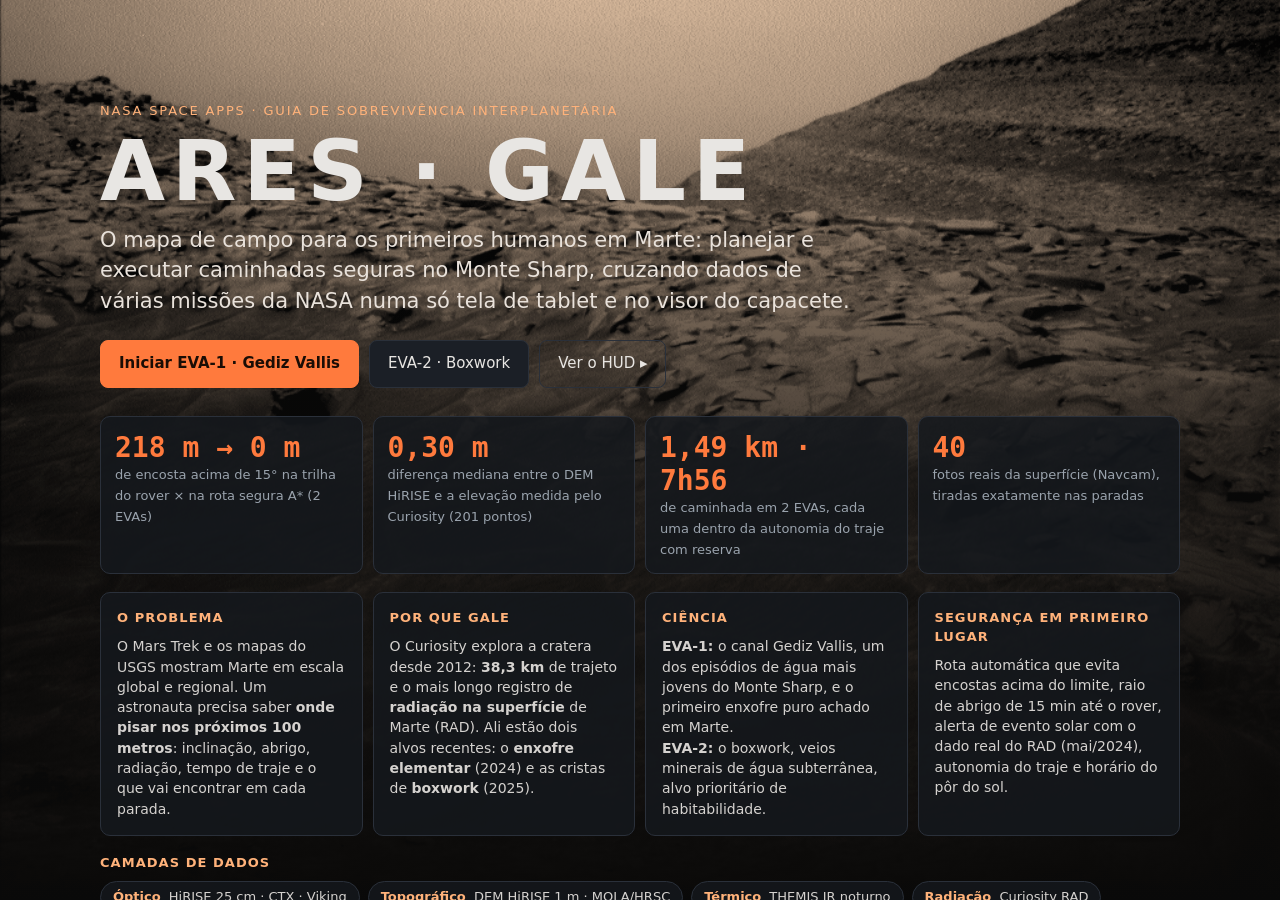
<file: index.html>
<!doctype html>
<html lang="pt-BR">
<head>
  <meta charset="utf-8">
  <meta name="viewport" content="width=device-width, initial-scale=1">
  <title>ARES Gale · Mapa de EVA</title>
  <link rel="stylesheet" href="vendor/ol.css">
  <link rel="stylesheet" href="css/style.css">
</head>
<body>
  <header class="topbar">
    <div class="brand">
      <span class="brand-mark">◉</span>
      <div>
        <div class="brand-title">ARES · GALE</div>
        <div class="brand-sub" id="siteLabel"></div>
      </div>
    </div>
    <nav class="eva-tabs" id="evaTabs" aria-label="Selecionar EVA"></nav>
    <div class="top-actions">
      <button class="btn" id="introBtn">ⓘ Missão</button>
      <label class="toggle danger" title="Simula o evento de partículas solares medido pelo RAD em 20/mai/2024">
        <input type="checkbox" id="sepToggle"> <span>Evento solar</span>
      </label>
      <button class="btn primary" id="hudBtn">Modo HUD ▸</button>
    </div>
  </header>

  <main class="layout">
    <!-- Plano da EVA -->
    <aside class="panel left" id="planPanel">
      <section class="card">
        <h2 id="evaTitle"></h2>
        <p class="muted" id="evaObjective"></p>
        <div class="stats" id="evaStats"></div>
      </section>
      <section class="card">
        <h3>Rota</h3>
        <div class="seg" id="routeMode" role="group" aria-label="Tipo de rota">
          <button data-m="rover" aria-pressed="true">Trilha do rover</button>
          <button data-m="safe" aria-pressed="false">Rota segura (A*)</button>
        </div>
        <label class="limit" for="limitSlider">Limite de inclinação <b id="limitVal">15°</b></label>
        <input type="range" id="limitSlider" min="10" max="25" step="1" value="15">
        <table class="cmp" id="routeCmp"></table>
      </section>
      <section class="card">
        <h3>Paradas</h3>
        <ol class="stops" id="stopList"></ol>
      </section>
      <section class="card">
        <h3>Passo a passo</h3>
        <ol class="steps" id="stepList"></ol>
      </section>
    </aside>

    <!-- Mapa -->
    <section class="mapwrap">
      <div id="map" class="map" aria-label="Mapa da EVA"></div>

      <!-- Busca + rotas (estilo Google Maps) -->
      <div class="searchbox" id="searchBox">
        <div class="search-row">
          <span class="search-ico">⌕</span>
          <input id="searchInput" type="search" placeholder="Buscar paradas, crateras, sol 4200, -4.78 137.40…" autocomplete="off" aria-label="Buscar lugares">
          <button class="icon-btn dir" id="dirBtn" title="Rotas" aria-label="Rotas">◆</button>
        </div>
        <ul class="results" id="searchResults" hidden></ul>
      </div>

      <div class="dirbox" id="dirBox" hidden>
        <div class="dir-head">
          <b>Rotas a pé com traje</b>
          <button class="icon-btn" id="dirClose" aria-label="Fechar rotas">✕</button>
        </div>
        <div class="dir-fields">
          <div class="dir-field"><i class="dot a"></i><input id="dirFrom" placeholder="Origem: busque ou clique no mapa" autocomplete="off"></div>
          <div class="dir-field"><i class="dot b"></i><input id="dirTo" placeholder="Destino: busque ou clique no mapa" autocomplete="off"></div>
          <button class="icon-btn swap" id="dirSwap" title="Inverter" aria-label="Inverter origem e destino">⇅</button>
        </div>
        <ul class="results" id="dirResults" hidden></ul>
        <div class="dir-quick">
          <button class="chipbtn" id="dirFromCrew">◉ Posição da tripulação</button>
          <button class="chipbtn" id="dirFromRover">■ Rover</button>
        </div>
        <div id="dirAlts"></div>
      </div>

      <div class="placecard" id="placeCard" hidden></div>

      <button class="map-btn" id="layersBtn" aria-expanded="false">▤ Camadas</button>
      <button class="map-btn sv-btn" id="svBtn" aria-pressed="false" title="Fotos da superfície ao longo do trajeto do Curiosity">📷 Street View</button>
      <div class="layers-panel" id="layersPanel" hidden></div>
      <div class="legend" id="legend">
        <span><i class="sw ok"></i><span id="lgOk">&lt; 10°</span></span>
        <span><i class="sw caution"></i><span id="lgCau">10–15°</span></span>
        <span><i class="sw danger"></i><span id="lgDan">&gt; 15°</span></span>
        <span><i class="sw sw-alt"></i>Rota alternativa</span>
        <span><i class="sw rover"></i>Abrigo em 15 min</span>
      </div>
      <div class="coord" id="coord">—</div>
    </section>

    <!-- Status ao vivo -->
    <aside class="panel right" id="statusPanel">
      <section class="card alerts" id="alerts"></section>
      <section class="card">
        <h3>Posição</h3>
        <div class="kv" id="posInfo"></div>
      </section>
      <section class="card">
        <h3>Radiação <small>RAD</small></h3>
        <div class="kv" id="radInfo"></div>
      </section>
      <section class="card">
        <h3>Ambiente <small>modelo REMS</small></h3>
        <div class="kv" id="wxInfo"></div>
      </section>
      <section class="card">
        <h3>Consumíveis</h3>
        <div class="bar"><div class="bar-fill" id="plssBar"></div></div>
        <div class="kv" id="plssInfo"></div>
      </section>
    </aside>

    <!-- Linha do tempo + perfil -->
    <section class="timeline">
      <div class="tl-controls">
        <button class="btn icon" id="playBtn" aria-label="Reproduzir">▶</button>
        <div class="tl-time"><span id="tlClock">09:30</span><small>LMST</small></div>
        <input type="range" id="tlSlider" min="0" max="1000" value="0" aria-label="Horário da EVA">
        <select id="speedSel" aria-label="Velocidade">
          <option value="60">1 min/s</option>
          <option value="300" selected>5 min/s</option>
          <option value="900">15 min/s</option>
        </select>
      </div>
      <canvas id="profile" height="110" aria-label="Perfil de elevação da rota"></canvas>
    </section>
  </main>

  <!-- Detalhe da parada -->
  <div class="modal" id="stopModal" hidden>
    <div class="modal-box">
      <button class="close" id="modalClose" aria-label="Fechar">✕</button>
      <div id="modalBody"></div>
    </div>
  </div>

  <!-- HUD do capacete -->
  <div class="hud" id="hud" hidden>
    <div class="hud-bg" id="hudBg"></div>
    <div class="hud-visor">
      <div class="hud-compass"><div class="hud-tape" id="hudTape"></div><div class="hud-caret">▼</div></div>
      <div class="hud-step" id="hudStep"></div>
      <div class="hud-left" id="hudLeft"></div>
      <div class="hud-right" id="hudRight"></div>
      <div class="hud-center"><div class="hud-reticle"></div><div class="hud-arrow" id="hudArrow">▲</div></div>
      <div class="hud-alert" id="hudAlert"></div>
      <div class="hud-bottom">
        <button class="hud-btn" id="hudPlay">▶</button>
        <span id="hudClock"></span>
        <button class="hud-btn" id="hudExit">Sair do HUD</button>
      </div>
      <canvas class="hud-mini" id="hudMini" width="180" height="180"></canvas>
    </div>
  </div>

  <!-- Street View marciano -->
  <div class="sv" id="sv" hidden>
    <img class="sv-img" id="svImg" alt="">
    <div class="sv-info" id="svInfo"></div>
    <button class="sv-close" id="svClose" aria-label="Fechar">✕</button>
    <button class="sv-nav prev" id="svPrevImg" aria-label="Foto anterior">‹</button>
    <button class="sv-nav next" id="svNextImg" aria-label="Próxima foto">›</button>
    <div class="sv-bar">
      <button class="btn" id="svPrevStop">◀ Parada anterior</button>
      <div class="sv-thumbs" id="svThumbs"></div>
      <button class="btn" id="svNextStop">Próxima parada ▶</button>
    </div>
    <canvas class="sv-mini" id="svMini" width="160" height="160"></canvas>
  </div>

  <!-- Tela de abertura -->
  <div class="intro" id="intro" hidden>
    <div class="intro-bg"></div>
    <div class="intro-scroll">
      <header class="intro-hero">
        <div class="intro-kicker">NASA Space Apps · Guia de Sobrevivência Interplanetária</div>
        <h1>ARES · GALE</h1>
        <p class="intro-lead">O mapa de campo para os primeiros humanos em Marte: planejar e executar caminhadas seguras no Monte Sharp, cruzando dados de várias missões da NASA numa só tela de tablet e no visor do capacete.</p>
        <div class="intro-cta">
          <button class="btn primary big" data-go="1">Iniciar EVA-1 · Gediz Vallis</button>
          <button class="btn big" data-go="2">EVA-2 · Boxwork</button>
          <button class="btn big ghost" data-go="hud">Ver o HUD ▸</button>
        </div>
      </header>

      <section class="intro-numbers" id="introNumbers"></section>

      <section class="intro-grid">
        <article class="intro-card">
          <h3>O problema</h3>
          <p>O Mars Trek e os mapas do USGS mostram Marte em escala global e regional. Um astronauta precisa saber <b>onde pisar nos próximos 100 metros</b>: inclinação, abrigo, radiação, tempo de traje e o que vai encontrar em cada parada.</p>
        </article>
        <article class="intro-card">
          <h3>Por que Gale</h3>
          <p>O Curiosity explora a cratera desde 2012: <b id="introKm">38 km</b> de trajeto e o mais longo registro de <b>radiação na superfície</b> de Marte (RAD). Ali estão dois alvos recentes: o <b>enxofre elementar</b> (2024) e as cristas de <b>boxwork</b> (2025).</p>
        </article>
        <article class="intro-card">
          <h3>Ciência</h3>
          <p><b>EVA-1:</b> o canal Gediz Vallis, um dos episódios de água mais jovens do Monte Sharp, e o primeiro enxofre puro achado em Marte.<br><b>EVA-2:</b> o boxwork, veios minerais de água subterrânea, alvo prioritário de habitabilidade.</p>
        </article>
        <article class="intro-card">
          <h3>Segurança em primeiro lugar</h3>
          <p>Rota automática que evita encostas acima do limite, raio de abrigo de 15 min até o rover, alerta de evento solar com o dado real do RAD (mai/2024), autonomia do traje e horário do pôr do sol.</p>
        </article>
      </section>

      <section class="intro-layers">
        <h3>Camadas de dados</h3>
        <div class="chips">
          <span class="chip"><b>Óptico</b> HiRISE 25 cm · CTX · Viking</span>
          <span class="chip"><b>Topográfico</b> DEM HiRISE 1 m · MOLA/HRSC</span>
          <span class="chip"><b>Térmico</b> THEMIS IR noturno</span>
          <span class="chip"><b>Radiação</b> Curiosity RAD</span>
          <span class="chip"><b>Atmosférico</b> Curiosity REMS</span>
          <span class="chip"><b>Superfície</b> Navcam em cada parada</span>
          <span class="chip"><b>Trajeto</b> NASA/JPL MMGIS</span>
        </div>
      </section>

      <footer class="intro-foot">
        <span>Tablet para o habitat e o campo · HUD para o capacete · funciona no navegador, sem instalação</span>
        <button class="btn" data-go="close">Entrar no mapa →</button>
      </footer>
    </div>
  </div>

  <footer class="credits" id="credits"></footer>

  <!-- OpenLayers 9.2.4 (cópia local: não depende de CDN no dia da apresentação) -->
  <script src="vendor/ol.js"></script>
  <script src="js/data-nasa.js"></script>
  <script src="js/data-dem.js"></script>
  <script src="js/mission.js"></script>
  <script src="js/data-places.js"></script>
  <script src="js/app.js"></script>
  <script src="js/nav.js"></script>
</body>
</html>
</file>
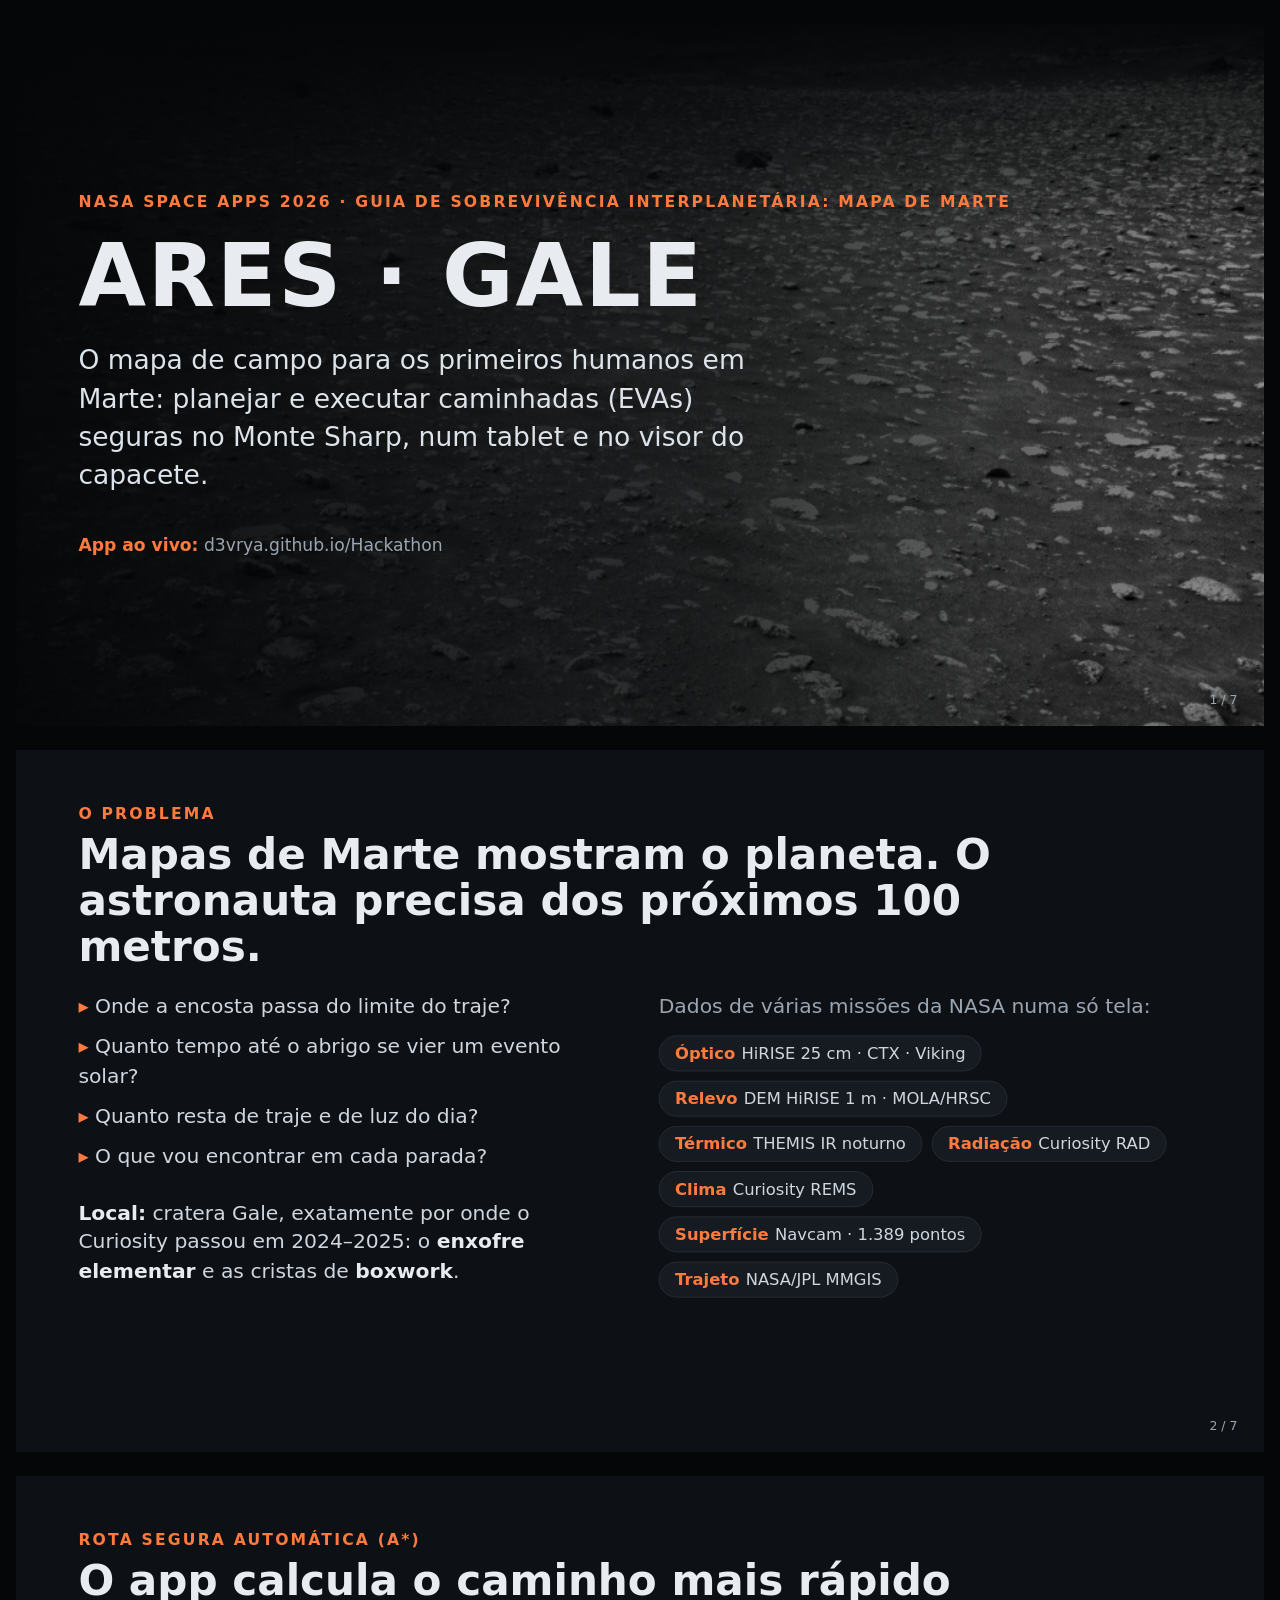
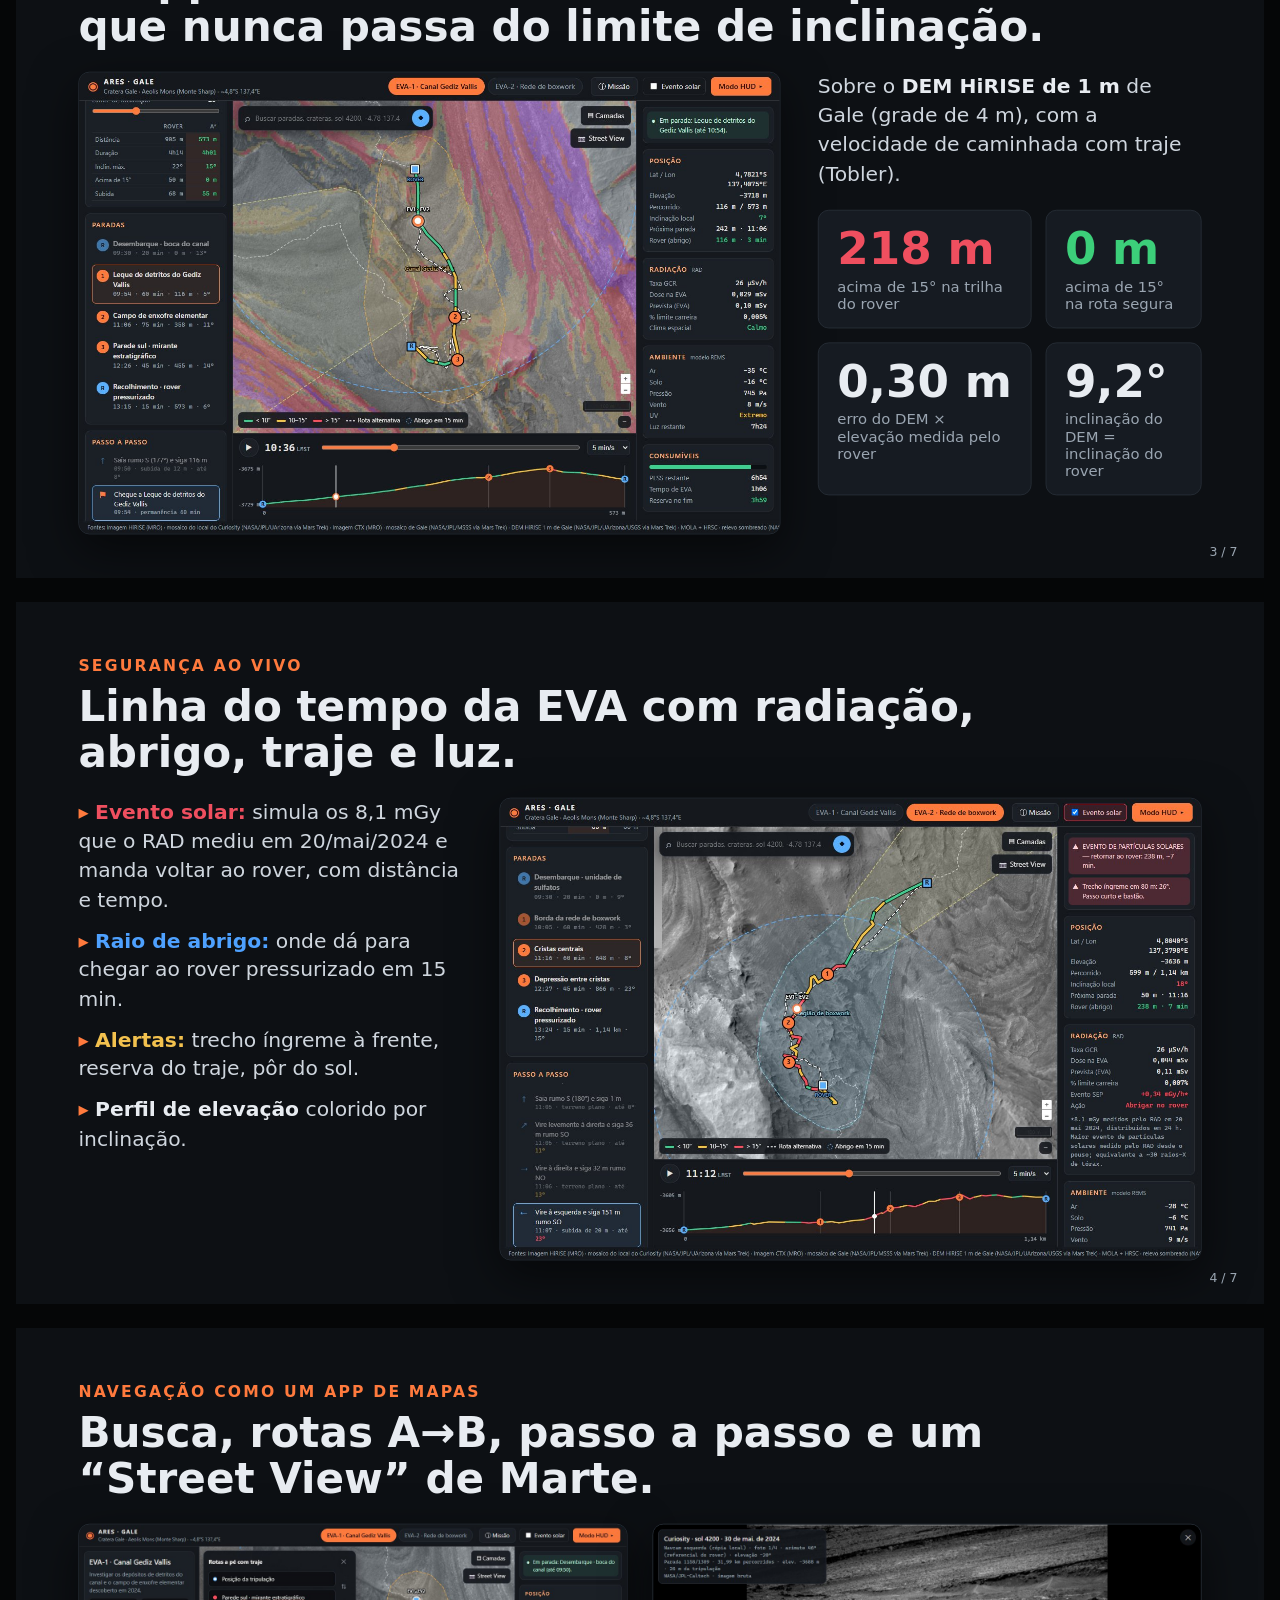
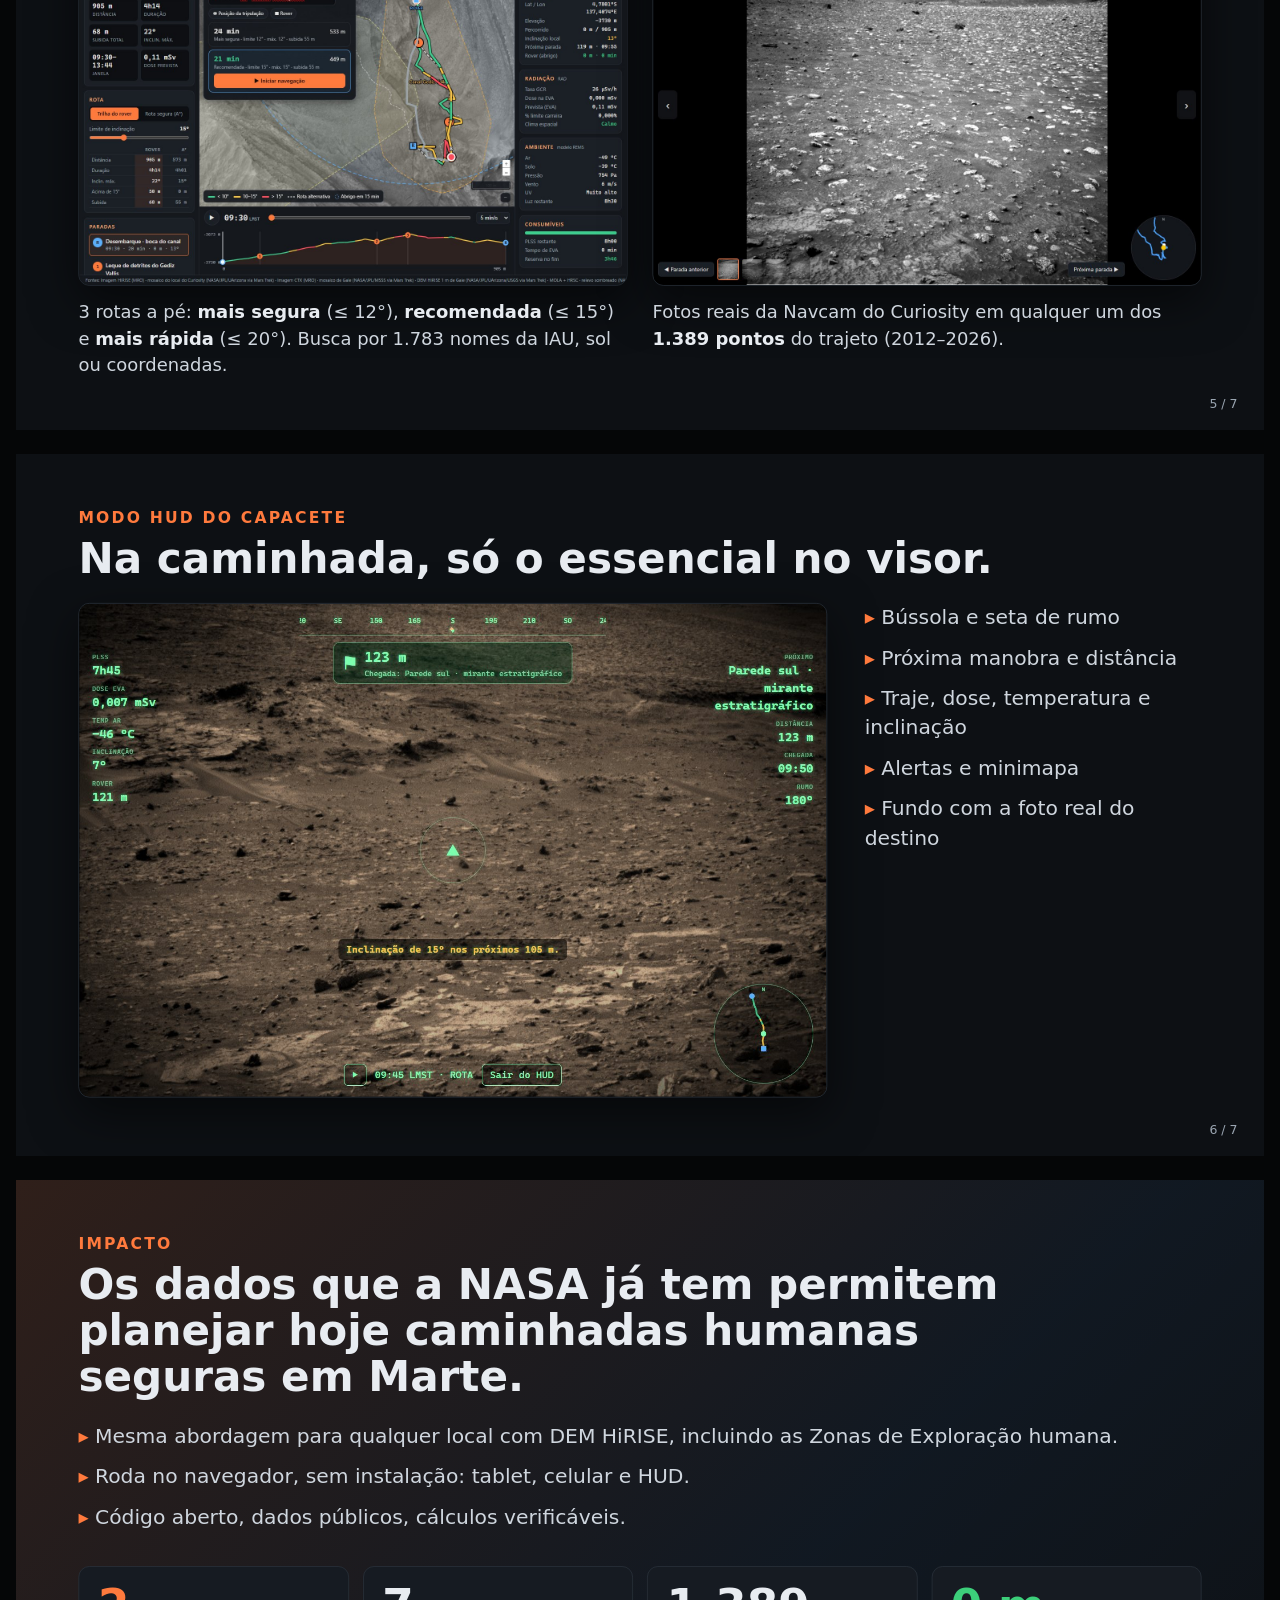
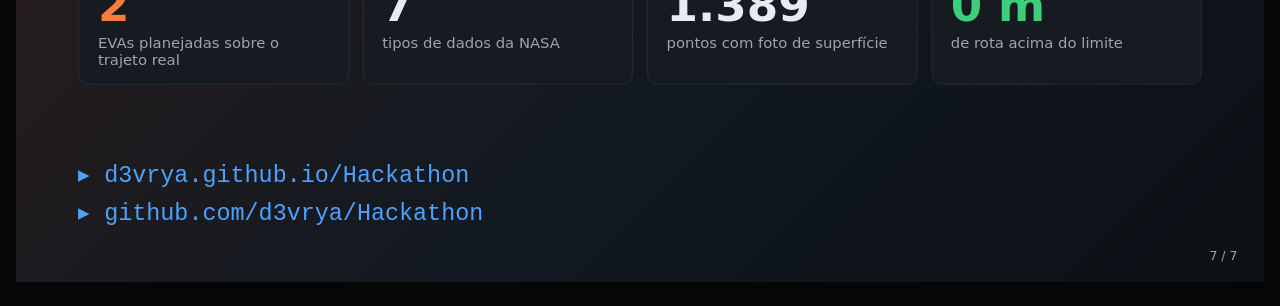
<file: slides/index.html>
<!doctype html>
<html lang="pt-BR">
<head>
<meta charset="utf-8">
<meta name="viewport" content="width=device-width, initial-scale=1">
<title>ARES · GALE · Demo</title>
<style>
  :root {
    --bg: #0d1014; --panel: #161b22; --line: #2a313b; --text: #e8ecf1; --muted: #9aa5b1;
    --accent: #ff7a3d; --ok: #3ccf7a; --warn: #f2c14e; --danger: #ef4f5f; --blue: #4ea1ff;
  }
  * { box-sizing: border-box; margin: 0; padding: 0; }
  html, body { background: #050607; color: var(--text); font-family: "Segoe UI", system-ui, -apple-system, Roboto, sans-serif; }
  .deck { display: flex; flex-direction: column; align-items: center; gap: 24px; padding: 24px 0; }
  .slide {
    position: relative; width: 1600px; height: 900px; overflow: hidden; background: var(--bg);
    transform-origin: top left; flex: none;
  }
  .wrap { position: relative; }
  /* marca d'água */
  .wm {
    position: absolute; top: 26px; right: 34px; z-index: 50;
    font-weight: 800; letter-spacing: .04em; font-size: 19px; color: rgba(255,255,255,.55);
    text-shadow: 0 1px 6px rgba(0,0,0,.6); pointer-events: none;
  }
  .wm::before { content: "✦ "; color: rgba(255,122,61,.8); }
  .num { position: absolute; bottom: 24px; right: 34px; font-size: 16px; color: var(--muted); z-index: 50; }
  .pad { padding: 70px 80px; height: 100%; display: flex; flex-direction: column; }
  .kicker { color: var(--accent); font-weight: 700; letter-spacing: .14em; text-transform: uppercase; font-size: 20px; }
  h1 { font-size: 112px; line-height: 1; letter-spacing: .02em; }
  h2 { font-size: 54px; line-height: 1.1; margin: 10px 0 28px; max-width: 1250px; }
  p, li { font-size: 26px; line-height: 1.45; color: #cfd6de; }
  b { color: var(--text); }
  ul { list-style: none; display: grid; gap: 14px; }
  li::before { content: "▸ "; color: var(--accent); }
  .shot { border-radius: 14px; border: 1px solid var(--line); box-shadow: 0 20px 60px rgba(0,0,0,.55); display: block; }
  .row { display: flex; gap: 48px; align-items: flex-start; flex: 1; }
  .col { flex: 1; min-width: 0; }
  .big { font-size: 58px; font-weight: 800; line-height: 1; white-space: nowrap; }
  .stat { background: var(--panel); border: 1px solid var(--line); border-radius: 14px; padding: 20px 24px; }
  .stat small { display: block; color: var(--muted); font-size: 19px; margin-top: 8px; }
  .stats { display: grid; grid-template-columns: 1fr 1fr; gap: 18px; margin-top: 26px; }
  .ok { color: var(--ok); } .danger { color: var(--danger); } .warn { color: var(--warn); } .acc { color: var(--accent); } .blue { color: var(--blue); }
  .chips { display: flex; flex-wrap: wrap; gap: 12px; }
  .chip { background: var(--panel); border: 1px solid var(--line); border-radius: 999px; padding: 10px 20px; font-size: 21px; color: #cfd6de; }
  .chip b { color: var(--accent); margin-right: 8px; }

  /* 1 · título */
  .s1 { background: #000; }
  .s1 .bg { position: absolute; inset: 0; background: url(../assets/photos/4199_1.jpg) center 40%/cover; opacity: .7; }
  .s1 .shade { position: absolute; inset: 0; background: linear-gradient(180deg, rgba(5,6,7,.95) 0%, rgba(5,6,7,0) 30%), linear-gradient(90deg, rgba(5,6,7,.96) 0%, rgba(5,6,7,.75) 55%, rgba(5,6,7,.2) 100%); }
  .s1 .pad { position: relative; justify-content: center; }
  .s1 .lead { font-size: 34px; max-width: 900px; margin-top: 28px; color: #dde3ea; }
  .s1 .meta { margin-top: 48px; font-size: 22px; color: var(--muted); }
  .s1 .meta b { color: var(--accent); }

  /* 7 · fechamento */
  .s7 .bg { position: absolute; inset: 0; background: linear-gradient(135deg, rgba(255,122,61,.14), rgba(78,161,255,.06) 60%, transparent); }
  .s7 .pad { position: relative; }
  .link { font-family: "Cascadia Mono", Consolas, monospace; font-size: 30px; color: var(--blue); }

  /* tela pequena: escala o slide para caber */
  @media print {
    @page { size: 1600px 900px; margin: 0; }
    html, body { background: var(--bg); }
    .deck { display: block; padding: 0; gap: 0; }
    .wrap { width: auto !important; height: auto !important; }
    .slide { transform: none !important; page-break-after: always; break-after: page; }
  }
</style>
</head>
<body>
<div class="deck" id="deck">

  <!-- 1 · Título -->
  <div class="wrap"><section class="slide s1">
    <div class="bg"></div><div class="shade"></div>
    <div class="pad">
      <div class="kicker">NASA Space Apps 2026 · Guia de Sobrevivência Interplanetária: Mapa de Marte</div>
      <h1 style="margin-top:26px">ARES · GALE</h1>
      <p class="lead">O mapa de campo para os primeiros humanos em Marte: planejar e executar caminhadas (EVAs) seguras no Monte Sharp, num tablet e no visor do capacete.</p>
      <p class="meta"><b>App ao vivo:</b> d3vrya.github.io/Hackathon</p>
    </div>
    <div class="num">1 / 7</div>
  </section></div>

  <!-- 2 · Introdução -->
  <div class="wrap"><section class="slide">
    <div class="pad">
      <div class="kicker">O problema</div>
      <h2>Mapas de Marte mostram o planeta. O astronauta precisa dos próximos 100 metros.</h2>
      <div class="row">
        <div class="col">
          <ul>
            <li>Onde a encosta passa do limite do traje?</li>
            <li>Quanto tempo até o abrigo se vier um evento solar?</li>
            <li>Quanto resta de traje e de luz do dia?</li>
            <li>O que vou encontrar em cada parada?</li>
          </ul>
          <p style="margin-top:34px"><b>Local:</b> cratera Gale, exatamente por onde o Curiosity passou em 2024–2025: o <b>enxofre elementar</b> e as cristas de <b>boxwork</b>.</p>
        </div>
        <div class="col">
          <p style="margin-bottom:18px;color:var(--muted)">Dados de várias missões da NASA numa só tela:</p>
          <div class="chips">
            <span class="chip"><b>Óptico</b>HiRISE 25 cm · CTX · Viking</span>
            <span class="chip"><b>Relevo</b>DEM HiRISE 1 m · MOLA/HRSC</span>
            <span class="chip"><b>Térmico</b>THEMIS IR noturno</span>
            <span class="chip"><b>Radiação</b>Curiosity RAD</span>
            <span class="chip"><b>Clima</b>Curiosity REMS</span>
            <span class="chip"><b>Superfície</b>Navcam · 1.389 pontos</span>
            <span class="chip"><b>Trajeto</b>NASA/JPL MMGIS</span>
          </div>
        </div>
      </div>
    </div>
    <div class="num">2 / 7</div>
  </section></div>

  <!-- 3 · Rota segura -->
  <div class="wrap"><section class="slide">
    <div class="pad">
      <div class="kicker">Rota segura automática (A*)</div>
      <h2>O app calcula o caminho mais rápido que nunca passa do limite de inclinação.</h2>
      <div class="row">
        <img class="shot" src="img/safe.jpg" alt="Rota segura sobre o mapa de inclinação" style="width:900px">
        <div class="col">
          <p>Sobre o <b>DEM HiRISE de 1 m</b> de Gale (grade de 4 m), com a velocidade de caminhada com traje (Tobler).</p>
          <div class="stats">
            <div class="stat"><div class="big danger">218 m</div><small>acima de 15° na trilha do rover</small></div>
            <div class="stat"><div class="big ok">0 m</div><small>acima de 15° na rota segura</small></div>
            <div class="stat"><div class="big">0,30 m</div><small>erro do DEM × elevação medida pelo rover</small></div>
            <div class="stat"><div class="big">9,2°</div><small>inclinação do DEM = inclinação do rover</small></div>
          </div>
        </div>
      </div>
    </div>
    <div class="num">3 / 7</div>
  </section></div>

  <!-- 4 · Segurança -->
  <div class="wrap"><section class="slide">
    <div class="pad">
      <div class="kicker">Segurança ao vivo</div>
      <h2>Linha do tempo da EVA com radiação, abrigo, traje e luz.</h2>
      <div class="row">
        <div class="col">
          <ul>
            <li><b class="danger">Evento solar:</b> simula os 8,1 mGy que o RAD mediu em 20/mai/2024 e manda voltar ao rover, com distância e tempo.</li>
            <li><b class="blue">Raio de abrigo:</b> onde dá para chegar ao rover pressurizado em 15 min.</li>
            <li><b class="warn">Alertas:</b> trecho íngreme à frente, reserva do traje, pôr do sol.</li>
            <li><b>Perfil de elevação</b> colorido por inclinação.</li>
          </ul>
        </div>
        <img class="shot" src="img/sep.jpg" alt="Alerta de evento solar na EVA-2" style="width:900px">
      </div>
    </div>
    <div class="num">4 / 7</div>
  </section></div>

  <!-- 5 · Navegação -->
  <div class="wrap"><section class="slide">
    <div class="pad">
      <div class="kicker">Navegação como um app de mapas</div>
      <h2>Busca, rotas A→B, passo a passo e um “Street View” de Marte.</h2>
      <div class="row" style="gap:32px">
        <div class="col">
          <img class="shot" src="img/dir.jpg" alt="Rotas alternativas" style="width:100%">
          <p style="margin-top:18px;font-size:23px">3 rotas a pé: <b>mais segura</b> (≤ 12°), <b>recomendada</b> (≤ 15°) e <b>mais rápida</b> (≤ 20°). Busca por 1.783 nomes da IAU, sol ou coordenadas.</p>
        </div>
        <div class="col">
          <img class="shot" src="img/sv.jpg" alt="Street View com foto Navcam" style="width:100%">
          <p style="margin-top:18px;font-size:23px">Fotos reais da Navcam do Curiosity em qualquer um dos <b>1.389 pontos</b> do trajeto (2012–2026).</p>
        </div>
      </div>
    </div>
    <div class="num">5 / 7</div>
  </section></div>

  <!-- 6 · HUD -->
  <div class="wrap"><section class="slide">
    <div class="pad">
      <div class="kicker">Modo HUD do capacete</div>
      <h2>Na caminhada, só o essencial no visor.</h2>
      <div class="row">
        <img class="shot" src="img/hud.jpg" alt="HUD do capacete" style="width:960px">
        <div class="col">
          <ul>
            <li>Bússola e seta de rumo</li>
            <li>Próxima manobra e distância</li>
            <li>Traje, dose, temperatura e inclinação</li>
            <li>Alertas e minimapa</li>
            <li>Fundo com a foto real do destino</li>
          </ul>
        </div>
      </div>
    </div>
    <div class="num">6 / 7</div>
  </section></div>

  <!-- 7 · Impacto -->
  <div class="wrap"><section class="slide s7">
    <div class="bg"></div>
    <div class="pad">
      <div class="kicker">Impacto</div>
      <h2>Os dados que a NASA já tem permitem planejar hoje caminhadas humanas seguras em Marte.</h2>
      <ul>
        <li>Mesma abordagem para qualquer local com DEM HiRISE, incluindo as Zonas de Exploração humana.</li>
        <li>Roda no navegador, sem instalação: tablet, celular e HUD.</li>
        <li>Código aberto, dados públicos, cálculos verificáveis.</li>
      </ul>
      <div class="stats" style="grid-template-columns:repeat(4,1fr);margin-top:44px">
        <div class="stat"><div class="big acc">2</div><small>EVAs planejadas sobre o trajeto real</small></div>
        <div class="stat"><div class="big">7</div><small>tipos de dados da NASA</small></div>
        <div class="stat"><div class="big">1.389</div><small>pontos com foto de superfície</small></div>
        <div class="stat"><div class="big ok">0 m</div><small>de rota acima do limite</small></div>
      </div>
      <div style="margin-top:auto;display:grid;gap:12px">
        <div class="link">▸ d3vrya.github.io/Hackathon</div>
        <div class="link">▸ github.com/d3vrya/Hackathon</div>
      </div>
    </div>
    <div class="num">7 / 7</div>
  </section></div>

</div>
<script>
  // Escala cada slide de 1600×900 para caber na largura da tela.
  function fit() {
    if (matchMedia('print').matches) return;
    var w = Math.min(window.innerWidth - 32, 1600), k = w / 1600;
    document.querySelectorAll('.wrap').forEach(function (el) {
      el.style.width = w + 'px'; el.style.height = (900 * k) + 'px';
      el.firstElementChild.style.transform = 'scale(' + k + ')';
    });
  }
  addEventListener('resize', fit); fit();
</script>
</body>
</html>
</file>
<file: vendor/ol.css>
:root,
:host {
  --ol-background-color: white;
  --ol-accent-background-color: #F5F5F5;
  --ol-subtle-background-color: rgba(128, 128, 128, 0.25);
  --ol-partial-background-color: rgba(255, 255, 255, 0.75);
  --ol-foreground-color: #333333;
  --ol-subtle-foreground-color: #666666;
  --ol-brand-color: #00AAFF;
}

.ol-box {
  box-sizing: border-box;
  border-radius: 2px;
  border: 1.5px solid var(--ol-background-color);
  background-color: var(--ol-partial-background-color);
}

.ol-mouse-position {
  top: 8px;
  right: 8px;
  position: absolute;
}

.ol-scale-line {
  background: var(--ol-partial-background-color);
  border-radius: 4px;
  bottom: 8px;
  left: 8px;
  padding: 2px;
  position: absolute;
}

.ol-scale-line-inner {
  border: 1px solid var(--ol-subtle-foreground-color);
  border-top: none;
  color: var(--ol-foreground-color);
  font-size: 10px;
  text-align: center;
  margin: 1px;
  will-change: contents, width;
  transition: all 0.25s;
}

.ol-scale-bar {
  position: absolute;
  bottom: 8px;
  left: 8px;
}

.ol-scale-bar-inner {
  display: flex;
}

.ol-scale-step-marker {
  width: 1px;
  height: 15px;
  background-color: var(--ol-foreground-color);
  float: right;
  z-index: 10;
}

.ol-scale-step-text {
  position: absolute;
  bottom: -5px;
  font-size: 10px;
  z-index: 11;
  color: var(--ol-foreground-color);
  text-shadow: -1.5px 0 var(--ol-partial-background-color), 0 1.5px var(--ol-partial-background-color), 1.5px 0 var(--ol-partial-background-color), 0 -1.5px var(--ol-partial-background-color);
}

.ol-scale-text {
  position: absolute;
  font-size: 12px;
  text-align: center;
  bottom: 25px;
  color: var(--ol-foreground-color);
  text-shadow: -1.5px 0 var(--ol-partial-background-color), 0 1.5px var(--ol-partial-background-color), 1.5px 0 var(--ol-partial-background-color), 0 -1.5px var(--ol-partial-background-color);
}

.ol-scale-singlebar {
  position: relative;
  height: 10px;
  z-index: 9;
  box-sizing: border-box;
  border: 1px solid var(--ol-foreground-color);
}

.ol-scale-singlebar-even {
  background-color: var(--ol-subtle-foreground-color);
}

.ol-scale-singlebar-odd {
  background-color: var(--ol-background-color);
}

.ol-unsupported {
  display: none;
}

.ol-viewport,
.ol-unselectable {
  -webkit-touch-callout: none;
  -webkit-user-select: none;
  -moz-user-select: none;
  user-select: none;
  -webkit-tap-highlight-color: transparent;
}

.ol-viewport canvas {
  all: unset;
  overflow: hidden;
}

.ol-viewport {
  touch-action: pan-x pan-y;
}

.ol-selectable {
  -webkit-touch-callout: default;
  -webkit-user-select: text;
  -moz-user-select: text;
  user-select: text;
}

.ol-grabbing {
  cursor: -webkit-grabbing;
  cursor: -moz-grabbing;
  cursor: grabbing;
}

.ol-grab {
  cursor: move;
  cursor: -webkit-grab;
  cursor: -moz-grab;
  cursor: grab;
}

.ol-control {
  position: absolute;
  background-color: var(--ol-subtle-background-color);
  border-radius: 4px;
}

.ol-zoom {
  top: .5em;
  left: .5em;
}

.ol-rotate {
  top: .5em;
  right: .5em;
  transition: opacity .25s linear, visibility 0s linear;
}

.ol-rotate.ol-hidden {
  opacity: 0;
  visibility: hidden;
  transition: opacity .25s linear, visibility 0s linear .25s;
}

.ol-zoom-extent {
  top: 4.643em;
  left: .5em;
}

.ol-full-screen {
  right: .5em;
  top: .5em;
}

.ol-control button {
  display: block;
  margin: 1px;
  padding: 0;
  color: var(--ol-subtle-foreground-color);
  font-weight: bold;
  text-decoration: none;
  font-size: inherit;
  text-align: center;
  height: 1.375em;
  width: 1.375em;
  line-height: .4em;
  background-color: var(--ol-background-color);
  border: none;
  border-radius: 2px;
}

.ol-control button::-moz-focus-inner {
  border: none;
  padding: 0;
}

.ol-zoom-extent button {
  line-height: 1.4em;
}

.ol-compass {
  display: block;
  font-weight: normal;
  will-change: transform;
}

.ol-touch .ol-control button {
  font-size: 1.5em;
}

.ol-touch .ol-zoom-extent {
  top: 5.5em;
}

.ol-control button:hover,
.ol-control button:focus {
  text-decoration: none;
  outline: 1px solid var(--ol-subtle-foreground-color);
  color: var(--ol-foreground-color);
}

.ol-zoom .ol-zoom-in {
  border-radius: 2px 2px 0 0;
}

.ol-zoom .ol-zoom-out {
  border-radius: 0 0 2px 2px;
}

.ol-attribution {
  text-align: right;
  bottom: .5em;
  right: .5em;
  max-width: calc(100% - 1.3em);
  display: flex;
  flex-flow: row-reverse;
  align-items: center;
}

.ol-attribution a {
  color: var(--ol-subtle-foreground-color);
  text-decoration: none;
}

.ol-attribution ul {
  margin: 0;
  padding: 1px .5em;
  color: var(--ol-foreground-color);
  text-shadow: 0 0 2px var(--ol-background-color);
  font-size: 12px;
}

.ol-attribution li {
  display: inline;
  list-style: none;
}

.ol-attribution li:not(:last-child):after {
  content: " ";
}

.ol-attribution img {
  max-height: 2em;
  max-width: inherit;
  vertical-align: middle;
}

.ol-attribution button {
  flex-shrink: 0;
}

.ol-attribution.ol-collapsed ul {
  display: none;
}

.ol-attribution:not(.ol-collapsed) {
  background: var(--ol-partial-background-color);
}

.ol-attribution.ol-uncollapsible {
  bottom: 0;
  right: 0;
  border-radius: 4px 0 0;
}

.ol-attribution.ol-uncollapsible img {
  margin-top: -.2em;
  max-height: 1.6em;
}

.ol-attribution.ol-uncollapsible button {
  display: none;
}

.ol-zoomslider {
  top: 4.5em;
  left: .5em;
  height: 200px;
}

.ol-zoomslider button {
  position: relative;
  height: 10px;
}

.ol-touch .ol-zoomslider {
  top: 5.5em;
}

.ol-overviewmap {
  left: 0.5em;
  bottom: 0.5em;
}

.ol-overviewmap.ol-uncollapsible {
  bottom: 0;
  left: 0;
  border-radius: 0 4px 0 0;
}

.ol-overviewmap .ol-overviewmap-map,
.ol-overviewmap button {
  display: block;
}

.ol-overviewmap .ol-overviewmap-map {
  border: 1px solid var(--ol-subtle-foreground-color);
  height: 150px;
  width: 150px;
}

.ol-overviewmap:not(.ol-collapsed) button {
  bottom: 0;
  left: 0;
  position: absolute;
}

.ol-overviewmap.ol-collapsed .ol-overviewmap-map,
.ol-overviewmap.ol-uncollapsible button {
  display: none;
}

.ol-overviewmap:not(.ol-collapsed) {
  background: var(--ol-subtle-background-color);
}

.ol-overviewmap-box {
  border: 1.5px dotted var(--ol-subtle-foreground-color);
}

.ol-overviewmap .ol-overviewmap-box:hover {
  cursor: move;
}
</file>
<file: css/style.css>
:root {
  --bg: #0d0f12;
  --panel: #15181d;
  --card: #1b1f26;
  --line: #2a303a;
  --text: #e8e6e3;
  --muted: #9aa3ad;
  --accent: #ff7a3d;      /* Marte */
  --accent-2: #ffb27a;
  --ok: #3ecf8e;
  --caution: #f5c242;
  --danger: #ff4d5e;
  --info: #5ab0ff;
  --hud: #7dffb0;
  --radius: 10px;
  --font: "Segoe UI", system-ui, -apple-system, Roboto, sans-serif;
  --mono: "Cascadia Mono", "Consolas", ui-monospace, monospace;
}

* { box-sizing: border-box; }
html, body { margin: 0; height: 100%; }
body {
  background: var(--bg); color: var(--text); font: 14px/1.45 var(--font);
  display: flex; flex-direction: column; overflow: hidden;
}
h2, h3 { margin: 0 0 8px; font-weight: 600; }
h2 { font-size: 18px; }
h3 { font-size: 13px; text-transform: uppercase; letter-spacing: .08em; color: var(--accent-2); }
h3 small { color: var(--muted); font-weight: 400; letter-spacing: 0; text-transform: none; margin-left: 4px; }
.muted { color: var(--muted); margin: 0 0 10px; }
button { font: inherit; color: inherit; cursor: pointer; }

/* ---------- Topo ---------- */
.topbar {
  display: flex; align-items: center; gap: 16px; padding: 8px 16px;
  background: var(--panel); border-bottom: 1px solid var(--line); flex-wrap: wrap;
}
.brand { display: flex; align-items: center; gap: 10px; min-width: 0; }
.brand-mark { color: var(--accent); font-size: 26px; line-height: 1; }
.brand-title { font-weight: 700; letter-spacing: .12em; }
.brand-sub { color: var(--muted); font-size: 12px; }
.eva-tabs { display: flex; gap: 6px; margin-left: auto; }
.eva-tab {
  background: var(--card); border: 1px solid var(--line); border-radius: 999px;
  padding: 6px 14px; color: var(--muted);
}
.eva-tab[aria-selected="true"] { background: var(--accent); border-color: var(--accent); color: #1a0d05; font-weight: 600; }
.top-actions { display: flex; gap: 10px; align-items: center; }
.btn { background: var(--card); border: 1px solid var(--line); border-radius: 8px; padding: 7px 14px; }
.btn.primary { background: var(--accent); border-color: var(--accent); color: #1a0d05; font-weight: 600; }
.btn.icon { width: 38px; height: 38px; padding: 0; border-radius: 50%; font-size: 15px; }
.toggle { display: flex; align-items: center; gap: 6px; padding: 6px 10px; border: 1px solid var(--line); border-radius: 8px; cursor: pointer; }
.toggle.danger:has(input:checked) { border-color: var(--danger); background: rgba(255,77,94,.15); color: #ffd0d5; }

/* ---------- Layout ---------- */
.layout {
  flex: 1; min-height: 0; display: grid;
  grid-template-columns: 300px 1fr 280px;
  grid-template-rows: 1fr auto;
  grid-template-areas: "left map right" "left tl right";
}
.panel { overflow-y: auto; padding: 12px; background: var(--panel); }
.panel.left { grid-area: left; border-right: 1px solid var(--line); }
.panel.right { grid-area: right; border-left: 1px solid var(--line); }
.card { background: var(--card); border: 1px solid var(--line); border-radius: var(--radius); padding: 12px; margin-bottom: 12px; }

.stats { display: grid; grid-template-columns: 1fr 1fr; gap: 8px; }
.stat { background: var(--bg); border-radius: 8px; padding: 8px; }
.stat b { display: block; font: 600 17px var(--mono); }
.stat span { color: var(--muted); font-size: 11px; text-transform: uppercase; letter-spacing: .06em; }

.seg { display: grid; grid-template-columns: 1fr 1fr; gap: 4px; background: var(--bg); padding: 3px; border-radius: 8px; margin-bottom: 10px; }
.seg button { background: none; border: 0; border-radius: 6px; padding: 6px 4px; color: var(--muted); font-size: 13px; }
.seg button[aria-pressed="true"] { background: var(--accent); color: #1a0d05; font-weight: 600; }
.limit { display: flex; justify-content: space-between; font-size: 13px; color: var(--muted); }
.limit b { color: var(--text); font-family: var(--mono); }
#limitSlider { width: 100%; accent-color: var(--accent); margin: 4px 0 10px; }
.cmp { width: 100%; border-collapse: collapse; font-size: 12px; }
.cmp th, .cmp td { padding: 4px 6px; text-align: right; border-bottom: 1px solid var(--line); }
.cmp th:first-child { text-align: left; color: var(--muted); font-weight: 400; }
.cmp thead th { color: var(--muted); font-weight: 600; font-size: 11px; text-transform: uppercase; letter-spacing: .06em; }
.cmp td { font-family: var(--mono); }
.cmp .on { color: var(--text); background: rgba(255,122,61,.1); }
.cmp td.off { color: var(--muted); }
.cmp .better { color: var(--ok); }
.sw.sw-alt { background: repeating-linear-gradient(90deg, #fff 0 4px, transparent 4px 7px); height: 2px; }
.stops { list-style: none; padding: 0; margin: 0; }
.stops li {
  position: relative; padding: 8px 8px 8px 40px; border-radius: 8px; cursor: pointer; margin-bottom: 4px;
  border: 1px solid transparent;
}
.stops li:hover { background: var(--bg); }
.stops li.active { border-color: var(--accent); background: rgba(255,122,61,.08); }
.stops li.done { opacity: .6; }
.stops li::before {
  content: attr(data-n);
  position: absolute; left: 8px; top: 9px; width: 24px; height: 24px; border-radius: 50%;
  display: grid; place-items: center; font: 600 12px var(--mono);
  background: var(--accent); color: #1a0d05;
}
.stops li.base::before { background: var(--info); }
.stops .s-name { font-weight: 600; }
.stops .s-meta { color: var(--muted); font-size: 12px; font-family: var(--mono); }

.kv { display: grid; grid-template-columns: auto 1fr; gap: 3px 10px; font-size: 13px; }
.kv dt, .kv .k { color: var(--muted); }
.kv .v { text-align: right; font-family: var(--mono); }
.v.ok { color: var(--ok); } .v.caution { color: var(--caution); } .v.danger { color: var(--danger); }

.bar { height: 8px; background: var(--bg); border-radius: 4px; overflow: hidden; margin-bottom: 8px; }
.bar-fill { height: 100%; background: var(--ok); width: 100%; transition: width .2s, background .2s; }

.alerts { padding: 8px; }
.alert { display: flex; gap: 8px; padding: 8px; border-radius: 8px; margin-bottom: 6px; font-size: 13px; }
.alert:last-child { margin-bottom: 0; }
.alert.ok { background: rgba(62,207,142,.1); color: #bff3da; }
.alert.caution { background: rgba(245,194,66,.12); color: #fbe6ad; }
.alert.danger { background: rgba(255,77,94,.16); color: #ffd0d5; animation: pulse 1.2s infinite; }
@keyframes pulse { 50% { background: rgba(255,77,94,.3); } }

/* ---------- Mapa ---------- */
.mapwrap { grid-area: map; position: relative; min-height: 0; }
.map { position: absolute; inset: 0; background: #000; }
.map-btn {
  position: absolute; top: 10px; right: 10px; z-index: 5;
  background: rgba(21,24,29,.92); border: 1px solid var(--line); border-radius: 8px; padding: 8px 12px;
}
.layers-panel {
  position: absolute; top: 98px; right: 10px; z-index: 7; width: 290px; max-height: calc(100% - 180px); overflow-y: auto;
  background: rgba(21,24,29,.96); border: 1px solid var(--line); border-radius: var(--radius); padding: 10px 12px;
}
.layers-panel h4 { margin: 10px 0 6px; font-size: 11px; text-transform: uppercase; letter-spacing: .08em; color: var(--accent-2); }
.layers-panel h4:first-child { margin-top: 0; }
.lyr { display: grid; grid-template-columns: auto 1fr; gap: 2px 8px; align-items: center; margin-bottom: 8px; }
.lyr label { font-size: 13px; cursor: pointer; }
.lyr .src { grid-column: 2; color: var(--muted); font-size: 11px; }
.lyr input[type=range] { grid-column: 2; width: 100%; accent-color: var(--accent); }
.legend {
  position: absolute; left: 10px; bottom: 10px; z-index: 5; display: flex; gap: 12px; flex-wrap: wrap;
  background: rgba(21,24,29,.9); border: 1px solid var(--line); border-radius: 8px; padding: 6px 10px; font-size: 12px;
}
.sw { display: inline-block; width: 18px; height: 4px; border-radius: 2px; margin-right: 5px; vertical-align: middle; }
.sw.ok { background: var(--ok); } .sw.caution { background: var(--caution); } .sw.danger { background: var(--danger); }
.sw.rover { background: transparent; border: 1px dashed var(--info); height: 10px; border-radius: 50%; width: 10px; }
.coord {
  position: absolute; right: 10px; bottom: 10px; z-index: 5; font: 12px var(--mono);
  background: rgba(21,24,29,.9); border: 1px solid var(--line); border-radius: 8px; padding: 4px 8px; color: var(--muted);
}
.ol-scale-line { left: auto; right: 10px; bottom: 42px; background: rgba(21,24,29,.9); }
.ol-zoom { top: auto; left: auto; right: 10px; bottom: 76px; }

/* ---------- Busca / rotas / cartão de lugar (estilo Google Maps) ---------- */
.searchbox, .dirbox, .placecard {
  position: absolute; left: 10px; z-index: 6; width: min(380px, calc(100% - 20px));
  background: rgba(21,24,29,.97); border: 1px solid var(--line); border-radius: 12px; box-shadow: 0 6px 24px rgba(0,0,0,.45);
}
.searchbox { top: 10px; }
.search-row { display: flex; align-items: center; gap: 6px; padding: 4px 6px 4px 12px; }
.search-ico { color: var(--muted); font-size: 18px; }
.searchbox input, .dir-field input {
  flex: 1; min-width: 0; background: transparent; border: 0; color: var(--text); font: inherit; padding: 9px 4px; outline: none;
}
.icon-btn { background: none; border: 0; color: var(--muted); width: 34px; height: 34px; border-radius: 50%; font-size: 15px; flex: none; }
.icon-btn:hover { background: var(--card); color: var(--text); }
.icon-btn.dir { background: var(--info); color: #06121f; }
.results { list-style: none; margin: 0; padding: 4px 0; border-top: 1px solid var(--line); max-height: 320px; overflow-y: auto; }
.results li { padding: 8px 14px; cursor: pointer; display: grid; grid-template-columns: 22px 1fr; gap: 2px 8px; }
.results li:hover, .results li.sel { background: var(--card); }
.results .ri { grid-row: span 2; color: var(--accent-2); text-align: center; }
.results .rt { font-size: 12px; color: var(--muted); }
.dirbox { top: 10px; padding: 10px 12px; }
.dir-head { display: flex; justify-content: space-between; align-items: center; margin-bottom: 6px; }
.dir-fields { position: relative; padding-right: 38px; }
.dir-field { display: flex; align-items: center; gap: 8px; border: 1px solid var(--line); border-radius: 8px; padding: 0 10px; margin-bottom: 6px; background: var(--bg); }
.dot { width: 10px; height: 10px; border-radius: 50%; flex: none; }
.dot.a { background: #fff; border: 2px solid var(--info); }
.dot.b { background: var(--danger); }
.swap { position: absolute; right: 0; top: 22px; }
.dir-quick { display: flex; gap: 6px; flex-wrap: wrap; margin: 2px 0 8px; }
.chipbtn { background: var(--card); border: 1px solid var(--line); border-radius: 999px; padding: 4px 10px; font-size: 12px; }
.chipbtn:hover { border-color: var(--accent); }
.alt { border: 1px solid var(--line); border-radius: 10px; padding: 10px 12px; margin-bottom: 8px; cursor: pointer; }
.alt.sel { border-color: var(--info); background: rgba(90,176,255,.08); }
.alt-top { display: flex; justify-content: space-between; align-items: baseline; }
.alt-time { font: 700 18px var(--mono); }
.alt-time.fast { color: var(--ok); }
.alt-sub { color: var(--muted); font-size: 12px; }
.alt .btn { margin-top: 8px; width: 100%; }
.dir-msg { color: var(--muted); font-size: 13px; padding: 4px 2px 8px; }
.placecard { top: 64px; padding: 14px; }
.placecard h2 { font-size: 17px; margin: 0 0 2px; padding-right: 28px; }
.placecard .pc-type { color: var(--muted); font-size: 13px; margin-bottom: 8px; }
.placecard .pc-close { position: absolute; top: 8px; right: 8px; }
.pc-actions { display: flex; gap: 6px; flex-wrap: wrap; margin-top: 10px; }
.pc-actions .btn { font-size: 13px; padding: 6px 10px; }
.pc-photo { width: 100%; border-radius: 8px; margin-bottom: 8px; display: block; cursor: pointer; }
.sv-btn { top: 54px; }
.sv-btn[aria-pressed="true"] { background: var(--info); color: #06121f; border-color: var(--info); }

/* ---------- Passo a passo ---------- */
.steps { list-style: none; margin: 0; padding: 0; max-height: 320px; overflow-y: auto; }
.steps li { display: grid; grid-template-columns: 28px 1fr; gap: 0 8px; padding: 7px 6px; border-radius: 8px; cursor: pointer; border: 1px solid transparent; }
.steps li:hover { background: var(--bg); }
.steps li.active { border-color: var(--info); background: rgba(90,176,255,.08); }
.steps li.done { opacity: .5; }
.steps .si { grid-row: span 2; font-size: 18px; text-align: center; color: var(--info); line-height: 1.2; }
.steps .si.arr { color: var(--accent); }
.steps .st { font-size: 13px; }
.steps .sm { font-size: 11px; color: var(--muted); font-family: var(--mono); }
.steps .warn { color: var(--caution); } .steps .bad { color: var(--danger); }
.hud-step {
  position: absolute; top: 70px; left: 50%; transform: translateX(-50%); display: flex; align-items: center; gap: 14px;
  background: rgba(0,40,20,.55); border: 1px solid rgba(125,255,176,.5); border-radius: 12px; padding: 8px 18px; max-width: 70vw;
}
.hud-step:empty { display: none; }
.hud-step .hs-i { font-size: 34px; line-height: 1; }
.hud-step .hs-d { font-size: 26px; font-weight: 700; }
.hud-step .hs-t { font-size: 14px; opacity: .85; }

/* ---------- Street View ---------- */
.sv { position: fixed; inset: 0; z-index: 45; background: #000; }
.sv[hidden] { display: none; }
.sv-img { position: absolute; inset: 0; width: 100%; height: 100%; object-fit: contain; }
.sv-info { position: absolute; top: 12px; left: 12px; background: rgba(21,24,29,.92); border: 1px solid var(--line); border-radius: 12px; padding: 10px 14px; max-width: min(420px, calc(100% - 80px)); }
.sv-info h2 { font-size: 16px; margin: 0 0 4px; }
.sv-info .cap { display: block; }
.sv-close { position: absolute; top: 12px; right: 12px; width: 40px; height: 40px; border-radius: 50%; border: 0; background: rgba(21,24,29,.92); font-size: 18px; }
.sv-nav { position: absolute; top: 50%; transform: translateY(-50%); width: 48px; height: 72px; border: 0; border-radius: 10px; background: rgba(21,24,29,.75); font-size: 34px; }
.sv-nav.prev { left: 12px; } .sv-nav.next { right: 12px; }
.sv-bar { position: absolute; left: 12px; right: 190px; bottom: 12px; display: flex; gap: 8px; align-items: center; }
.sv-thumbs { flex: 1; display: flex; gap: 6px; overflow-x: auto; }
.sv-thumbs img { height: 54px; border-radius: 6px; opacity: .6; cursor: pointer; border: 2px solid transparent; }
.sv-thumbs img.sel { opacity: 1; border-color: var(--accent); }
.sv-mini { position: absolute; right: 12px; bottom: 12px; border-radius: 50%; border: 1px solid var(--line); background: rgba(21,24,29,.9); }
@media (max-width: 720px) {
  .sv-bar { right: 12px; bottom: 184px; flex-wrap: wrap; }
  .sv-mini { width: 120px; height: 120px; }
  .placecard { top: auto; bottom: 50px; max-height: 55%; overflow-y: auto; }
}
.layer-dem canvas { mix-blend-mode: normal; }

/* ---------- Timeline ---------- */
.timeline { grid-area: tl; background: var(--panel); border-top: 1px solid var(--line); padding: 8px 12px; }
.tl-controls { display: flex; align-items: center; gap: 12px; }
.tl-time { font: 600 20px var(--mono); min-width: 96px; }
.tl-time small { font-size: 11px; color: var(--muted); margin-left: 4px; }
#tlSlider { flex: 1; accent-color: var(--accent); }
select { background: var(--card); color: var(--text); border: 1px solid var(--line); border-radius: 6px; padding: 5px; }
#profile { width: 100%; height: 110px; display: block; margin-top: 6px; cursor: crosshair; }

/* ---------- Modal ---------- */
.modal { position: fixed; inset: 0; z-index: 50; background: rgba(0,0,0,.7); display: grid; place-items: center; padding: 16px; }
.modal[hidden] { display: none; }
.modal-box {
  position: relative; width: min(980px, 100%); max-height: 92vh; overflow-y: auto;
  background: var(--panel); border: 1px solid var(--line); border-radius: 14px; padding: 20px;
}
.close { position: absolute; top: 10px; right: 12px; background: none; border: 0; font-size: 20px; color: var(--muted); }
.gallery { display: grid; grid-template-columns: 2fr 1fr; gap: 8px; margin: 12px 0; }
.gallery img { width: 100%; border-radius: 8px; display: block; background: #000; }
.gallery .thumbs { display: grid; gap: 8px; align-content: start; }
.gallery .thumbs img { cursor: pointer; opacity: .75; }
.gallery .thumbs img:hover, .gallery .thumbs img.sel { opacity: 1; outline: 2px solid var(--accent); }
.cap { color: var(--muted); font-size: 12px; font-family: var(--mono); }
.cols { display: grid; grid-template-columns: 1fr 1fr; gap: 16px; }
.cols ul { margin: 0; padding-left: 18px; }
.tag { display: inline-block; padding: 2px 8px; border-radius: 999px; font-size: 12px; margin-right: 6px; background: var(--card); border: 1px solid var(--line); }
.tag.ok { color: var(--ok); } .tag.caution { color: var(--caution); } .tag.danger { color: var(--danger); }

/* ---------- HUD ---------- */
.hud { position: fixed; inset: 0; z-index: 40; background: #000; color: var(--hud); font-family: var(--mono); overflow: hidden; }
.hud[hidden] { display: none; }
.hud-bg { position: absolute; inset: 0; background-size: cover; background-position: center; filter: sepia(.6) saturate(1.6) hue-rotate(-12deg) brightness(.75); transition: background-image .6s; }
.hud-visor {
  position: absolute; inset: 0;
  background: radial-gradient(ellipse at center, transparent 55%, rgba(0,0,0,.75) 100%);
  text-shadow: 0 0 6px rgba(125,255,176,.6);
}
.hud-compass { position: absolute; top: 18px; left: 50%; transform: translateX(-50%); width: min(560px, 80vw); height: 40px; overflow: hidden; border-bottom: 1px solid rgba(125,255,176,.5); }
.hud-tape { position: absolute; top: 0; height: 100%; white-space: nowrap; }
.hud-tape span { position: absolute; top: 4px; transform: translateX(-50%); font-size: 13px; }
.hud-tape span.wp { color: #ffb27a; font-weight: 700; }
.hud-caret { position: absolute; left: 50%; bottom: -2px; transform: translateX(-50%); font-size: 11px; }
.hud-left, .hud-right { position: absolute; top: 90px; width: 230px; font-size: 14px; }
.hud-left { left: 24px; } .hud-right { right: 24px; text-align: right; }
.hud-row { margin-bottom: 10px; }
.hud-row .lab { font-size: 11px; opacity: .7; letter-spacing: .1em; }
.hud-row .val { font-size: 22px; font-weight: 700; }
.hud-row .val.caution { color: var(--caution); } .hud-row .val.danger { color: var(--danger); }
.hud-center { position: absolute; left: 50%; top: 50%; transform: translate(-50%,-50%); width: 120px; height: 120px; }
.hud-reticle { position: absolute; inset: 0; border: 1px solid rgba(125,255,176,.4); border-radius: 50%; }
.hud-arrow { position: absolute; inset: 0; display: grid; place-items: center; font-size: 40px; transition: transform .3s; }
.hud-alert { position: absolute; left: 50%; top: 68%; transform: translateX(-50%); text-align: center; font-size: 18px; font-weight: 700; max-width: 80vw; padding: 6px 14px; border-radius: 8px; background: rgba(0,0,0,.6); }
.hud-alert:empty { display: none; }
.hud-alert.danger { color: var(--danger); animation: blink 1s infinite; }
.hud-alert.caution { color: var(--caution); }
@keyframes blink { 50% { opacity: .6; } }
.hud-bottom { position: absolute; bottom: 20px; left: 50%; transform: translateX(-50%); display: flex; gap: 16px; align-items: center; font-size: 18px; }
.hud-btn { background: rgba(0,0,0,.4); border: 1px solid var(--hud); color: var(--hud); border-radius: 8px; padding: 6px 14px; font-family: var(--mono); }
.hud-mini { position: absolute; right: 24px; bottom: 24px; border: 1px solid rgba(125,255,176,.5); border-radius: 50%; background: rgba(0,0,0,.35); }

/* ---------- Tela de abertura ---------- */
.intro { position: fixed; inset: 0; z-index: 60; background: #07080a; }
.intro[hidden] { display: none; }
.intro-bg {
  position: absolute; inset: 0;
  background: linear-gradient(180deg, rgba(7,8,10,.35) 0%, rgba(7,8,10,.85) 55%, #07080a 100%),
              url("../assets/photos/4199_3.jpg") center 30% / cover;
  filter: sepia(.55) saturate(1.5) hue-rotate(-12deg);
}
.intro-scroll { position: relative; height: 100%; overflow-y: auto; padding: 48px 16px 32px; }
.intro-scroll > * { max-width: 1080px; margin-left: auto; margin-right: auto; }
.intro-hero { padding: 6vh 0 28px; }
.intro-kicker { color: var(--accent-2); font-size: 13px; letter-spacing: .14em; text-transform: uppercase; }
.intro-hero h1 { font-size: clamp(40px, 8vw, 84px); letter-spacing: .08em; margin: 8px 0 12px; line-height: 1; }
.intro-lead { font-size: clamp(16px, 2.2vw, 21px); max-width: 760px; color: #e9e2db; margin: 0 0 24px; }
.intro-cta { display: flex; flex-wrap: wrap; gap: 10px; }
.btn.big { padding: 12px 18px; font-size: 15px; }
.btn.ghost { background: transparent; }
.intro-numbers { display: grid; grid-template-columns: repeat(auto-fit, minmax(190px, 1fr)); gap: 10px; margin-bottom: 18px; }
.num-card { background: rgba(21,24,29,.85); border: 1px solid var(--line); border-radius: var(--radius); padding: 14px; }
.num-card b { display: block; font: 700 28px var(--mono); color: var(--accent); }
.num-card span { color: var(--muted); font-size: 13px; }
.intro-grid { display: grid; grid-template-columns: repeat(auto-fit, minmax(240px, 1fr)); gap: 10px; margin-bottom: 18px; }
.intro-card { background: rgba(21,24,29,.85); border: 1px solid var(--line); border-radius: var(--radius); padding: 16px; }
.intro-card p { margin: 0; color: #d5d2cf; }
.intro-layers { margin-bottom: 22px; }
.chips { display: flex; flex-wrap: wrap; gap: 8px; }
.chip { background: rgba(21,24,29,.85); border: 1px solid var(--line); border-radius: 999px; padding: 6px 12px; font-size: 13px; color: #d5d2cf; }
.chip b { color: var(--accent-2); margin-right: 4px; font-weight: 600; }
.intro-foot { display: flex; justify-content: space-between; align-items: center; gap: 12px; flex-wrap: wrap; color: var(--muted); font-size: 13px; border-top: 1px solid var(--line); padding-top: 16px; }

/* ---------- Créditos ---------- */
.credits { background: var(--panel); border-top: 1px solid var(--line); color: var(--muted); font-size: 11px; padding: 4px 16px; white-space: nowrap; overflow-x: auto; }

/* ---------- Responsivo (tablet retrato / celular) ---------- */
@media (max-width: 1100px) {
  .layout { grid-template-columns: 260px 1fr; grid-template-areas: "left map" "left tl" "right right"; grid-template-rows: 1fr auto auto; }
  .panel.right { display: grid; grid-template-columns: repeat(auto-fit, minmax(200px, 1fr)); gap: 12px; border-left: 0; border-top: 1px solid var(--line); max-height: 230px; }
  .panel.right .card { margin: 0; }
}
@media (max-width: 720px) {
  body { overflow-y: auto; overflow-x: hidden; }
  .topbar { gap: 8px; }
  .eva-tabs, .top-actions { flex-wrap: wrap; width: 100%; }
  .eva-tab { flex: 1 1 auto; }
  .layout { display: flex; flex-direction: column; min-width: 0; }
  .layout > * { min-width: 0; width: 100%; }
  .stats { grid-template-columns: 1fr 1fr; }
  .mapwrap { height: 60vh; flex: none; }
  .panel { overflow: visible; }
  .panel.right { max-height: none; }
  .eva-tabs { margin-left: 0; }
  .hud-left, .hud-right { width: 44vw; top: 70px; font-size: 12px; }
  .hud-row .val { font-size: 16px; }
  .hud-mini { width: 120px; height: 120px; }
  .gallery, .cols { grid-template-columns: 1fr; }
}
</file>
